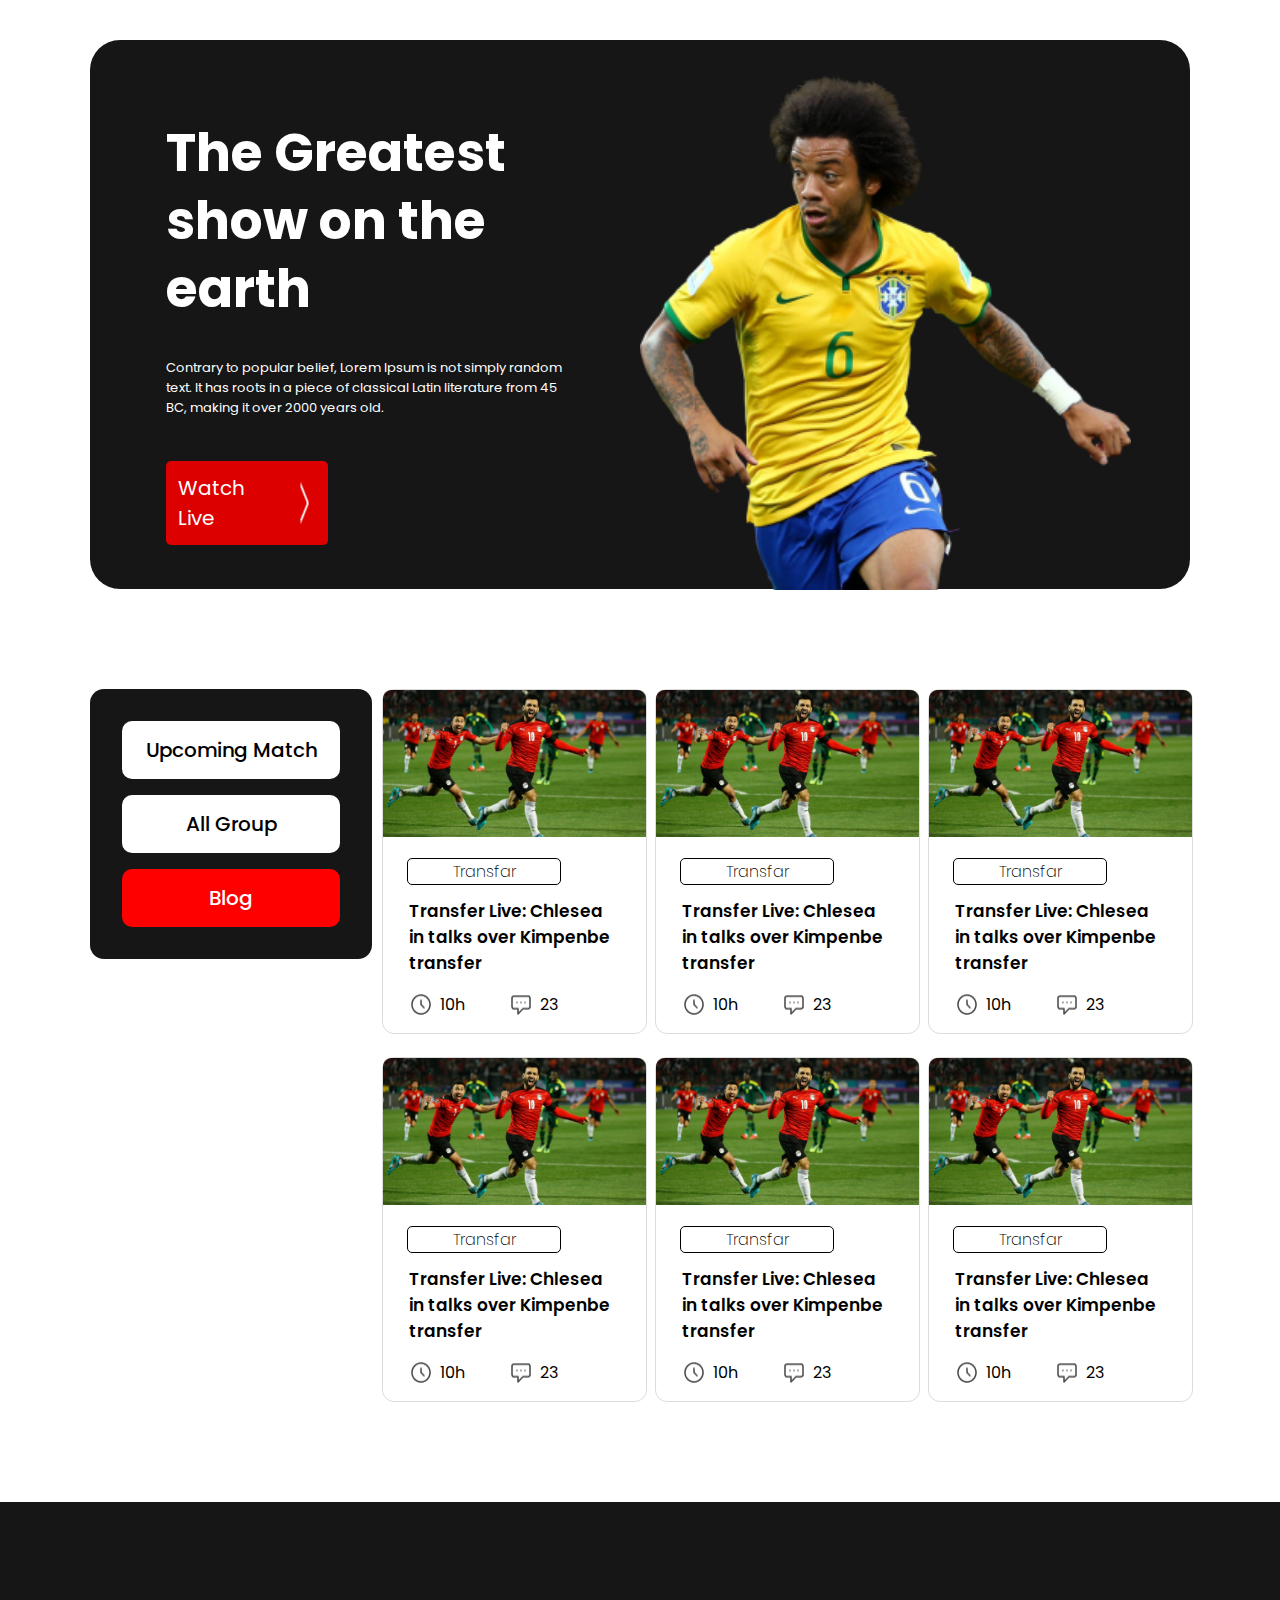
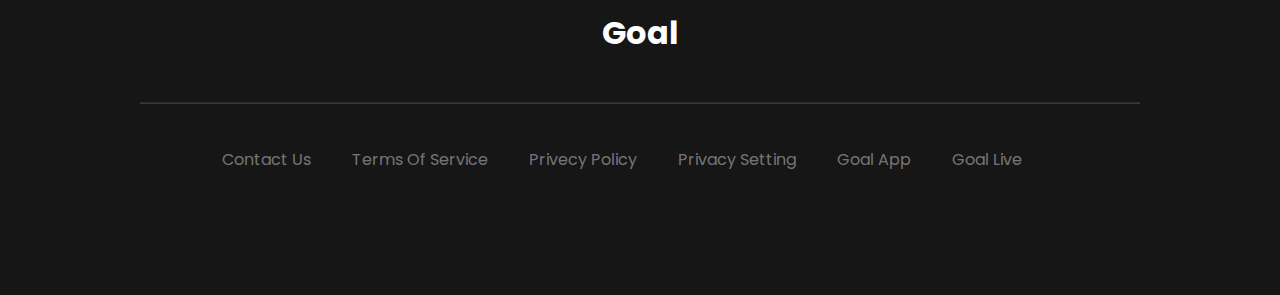
<file: index.html>
<!DOCTYPE html>
<html lang="en">
  <head>
    <meta charset="UTF-8" />
    <meta http-equiv="X-UA-Compatible" content="IE=edge" />
    <meta name="viewport" content="width=device-width" />
    <meta name="viewport" content="width=device-width, initial-scale=1.0" />
    <title>World-Cup-Blog</title>
    <!-- Font Awesome icon -->
    <link
      rel="stylesheet"
      href="https://cdnjs.cloudflare.com/ajax/libs/font-awesome/6.1.1/css/all.min.css"
      integrity="sha512-KfkfwYDsLkIlwQp6LFnl8zNdLGxu9YAA1QvwINks4PhcElQSvqcyVLLD9aMhXd13uQjoXtEKNosOWaZqXgel0g=="
      crossorigin="anonymous"
      referrerpolicy="no-referrer"
    />
    <link rel="stylesheet" href="style.css" />
  </head>
  <body>
    <main>
      <!-- Container Start -->
      <div class="container">
        <!-- Header Section Start -->
        <header>
          <div class="header-content">
            <h1>The Greatest show on the earth</h1>
            <p class="header-pragraph">
              Contrary to popular belief, Lorem Ipsum is not simply random text.
              It has roots in a piece of classical Latin literature from 45 BC,
              making it over 2000 years old.
            </p>
            <p
              class="header-content-hiddet-paragraph"
              title="It has roots in a piece of classical Latin literature from 45 BC,
            making it over 2000 years old."
            >
              Contrary to popular belief, is not simply random text....
            </p>
            <a href="#"
              >Watch Live
              <img class="watch-live-btn-icon" src="assets/Frame.png" alt=""
            /></a>
          </div>
          <div class="header-img">
            <img src="assets/Banner Image.png" alt="" />
          </div>
        </header>
        <!-- Header Section End -->

        <!-- Blog Card Section Start -->
        <section class="blog-all">
          <div class="mini">
            <div class="mini-box">
              <a id="up-match">Upcoming Match</a>
              <a href="" id="all-group">All Group</a>
              <a href="upcoming.html" target="_blank" id="blog-btn">Blog</a>
            </div>
          </div>
          <div class="cards">
            <div class="card">
              <img src="assets/Blog Image.png" class="blog-banner-img" alt="" />
              <h2>Transfar</h2>
              <h1>Transfer Live: Chlesea in talks over Kimpenbe transfer</h1>
              <p>
                <span><img src="assets/Time Icon.png" alt="" />10h</span>
                <span><img src="assets/Chat Icon.png" alt="" />23</span>
              </p>
            </div>

            <div class="card">
              <img src="assets/Blog Image.png" class="blog-banner-img" alt="" />
              <h2>Transfar</h2>
              <h1>Transfer Live: Chlesea in talks over Kimpenbe transfer</h1>
              <p>
                <span><img src="assets/Time Icon.png" alt="" />10h</span>
                <span><img src="assets/Chat Icon.png" alt="" />23</span>
              </p>
            </div>

            <div class="card">
              <img src="assets/Blog Image.png" class="blog-banner-img" alt="" />
              <h2>Transfar</h2>
              <h1>Transfer Live: Chlesea in talks over Kimpenbe transfer</h1>
              <p>
                <span><img src="assets/Time Icon.png" alt="" />10h</span>
                <span><img src="assets/Chat Icon.png" alt="" />23</span>
              </p>
            </div>

            <div class="card">
              <img src="assets/Blog Image.png" class="blog-banner-img" alt="" />
              <h2>Transfar</h2>
              <h1>Transfer Live: Chlesea in talks over Kimpenbe transfer</h1>
              <p>
                <span><img src="assets/Time Icon.png" alt="" />10h</span>
                <span><img src="assets/Chat Icon.png" alt="" />23</span>
              </p>
            </div>

            <div class="card">
              <img src="assets/Blog Image.png" class="blog-banner-img" alt="" />
              <h2>Transfar</h2>
              <h1>Transfer Live: Chlesea in talks over Kimpenbe transfer</h1>
              <p>
                <span><img src="assets/Time Icon.png" alt="" />10h</span>
                <span><img src="assets/Chat Icon.png" alt="" />23</span>
              </p>
            </div>

            <div class="card">
              <img
                src="assets/Blog Image.png"
                class="blog-banner-img"
                class="blog-banner-img"
                alt=""
              />
              <h2>Transfar</h2>
              <h1>Transfer Live: Chlesea in talks over Kimpenbe transfer</h1>
              <p>
                <span><img src="assets/Time Icon.png" alt="" />10h</span>
                <span><img src="assets/Chat Icon.png" alt="" />23</span>
              </p>
            </div>
          </div>
        </section>
        <div class="tablet-mode-btn">
          <a href="#">View All</a>
        </div>
        <!-- Blog Card Section End -->
      </div>
      <!-- Container End -->

      <!-- Footer section Start -->
      <footer>
        <div class="footer-title">
          <h1>Goal</h1>
        </div>
        <hr class="footer-horizontal-line" />
        <div class="footer-content">
          <a href="">Contact Us</a>
          <a href="">Terms Of Service</a>
          <a href="">Privecy Policy</a>
          <a href="">Privacy Setting</a>
          <a href="">Goal App</a>
          <a href="">Goal Live</a>
        </div>
        <div class="socila-icon">
          <a href="https://www.facebook.com/daud.ahmed.9275439/">
            <i class="fa-brands fa-facebook-f"></i
          ></a>
          <a href="https://www.instagram.com/xaman_dawud/">
            <i class="fa-brands fa-instagram"></i
          ></a>
          <a href="https://www.reddit.com/user/xaman_dawud"
            ><i class="fa-brands fa-reddit"></i
          ></a>
        </div>
      </footer>
      <!-- Footer section End -->
    </main>
  </body>
</html>
</file>
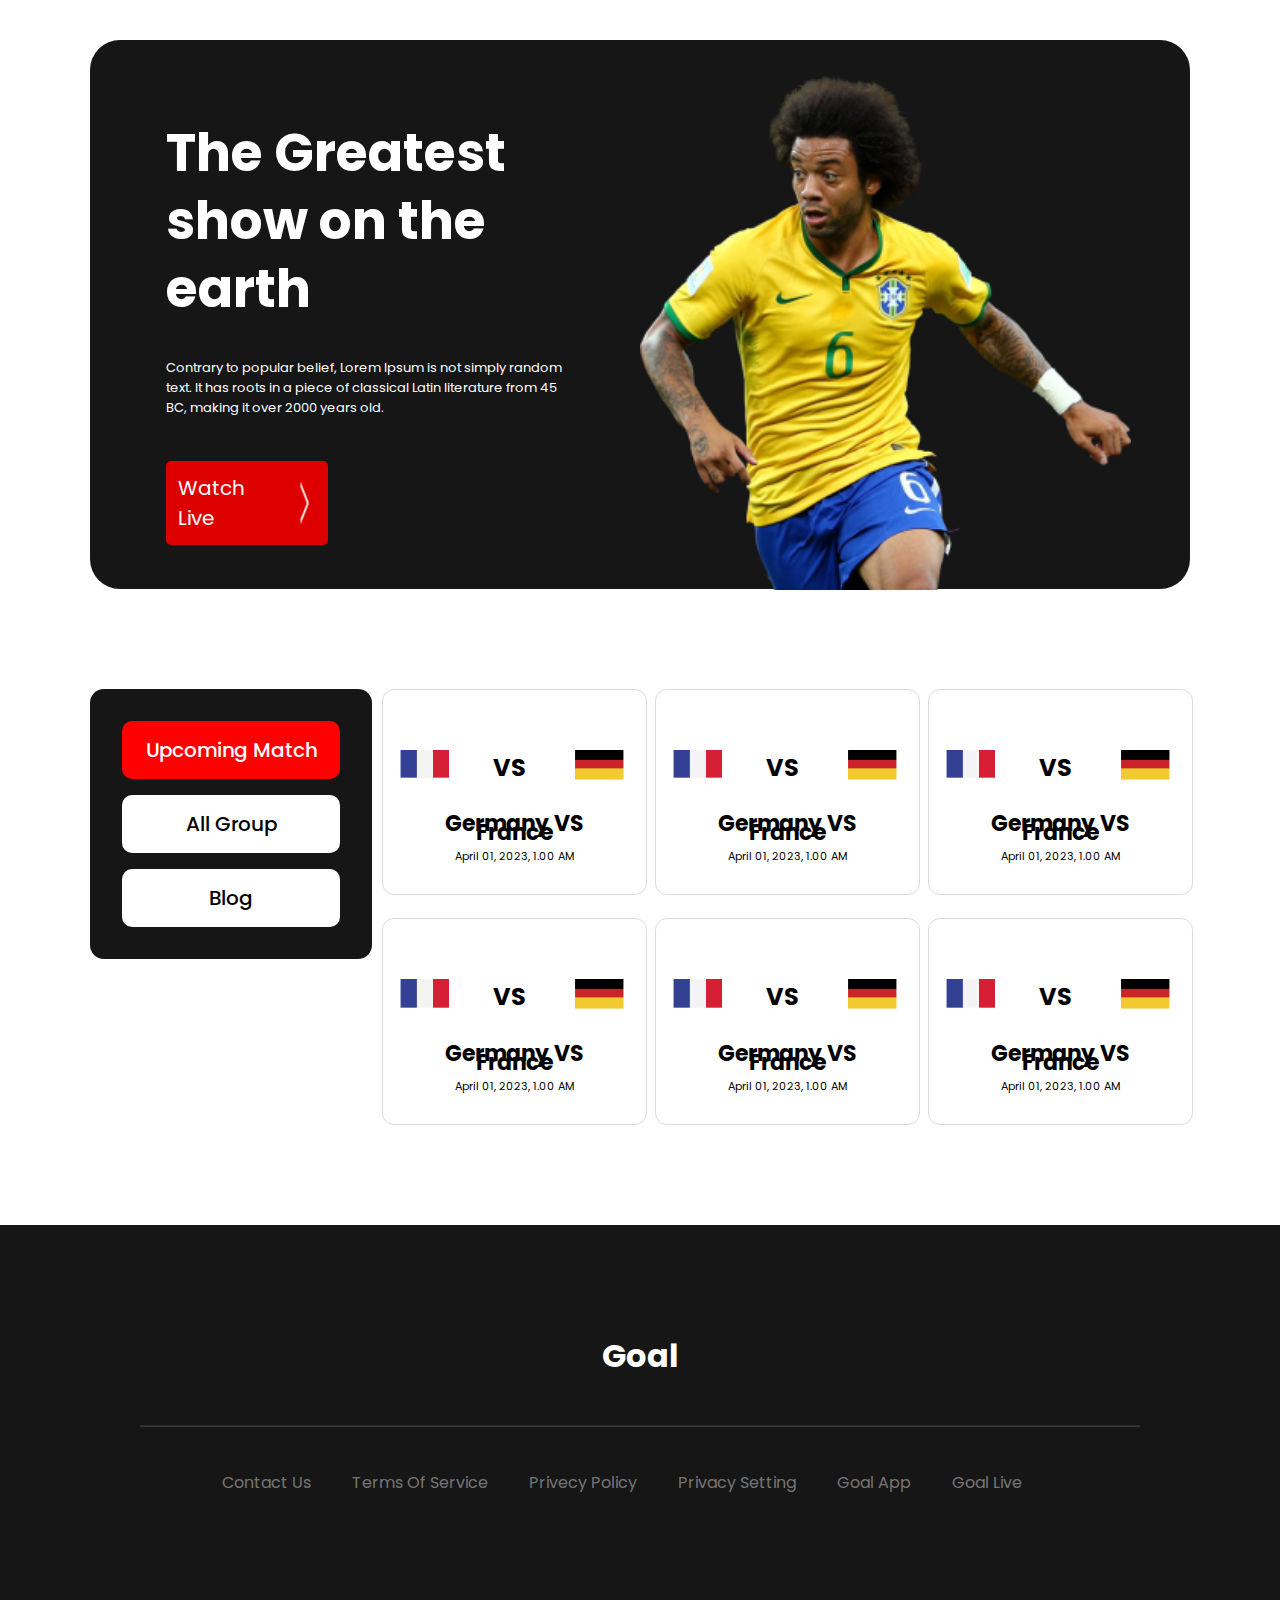
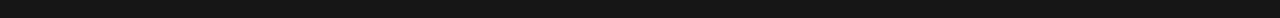
<file: upcoming.html>
<!DOCTYPE html>
<html lang="en">
  <head>
    <meta charset="UTF-8" />
    <meta http-equiv="X-UA-Compatible" content="IE=edge" />
    <meta name="viewport" content="width=device-width, initial-scale=1.0" />
    <title>World-Cup-Blog-/Upcoming-Match</title>
    <!-- Font Awesome icon -->
    <link
      rel="stylesheet"
      href="https://cdnjs.cloudflare.com/ajax/libs/font-awesome/6.1.1/css/all.min.css"
      integrity="sha512-KfkfwYDsLkIlwQp6LFnl8zNdLGxu9YAA1QvwINks4PhcElQSvqcyVLLD9aMhXd13uQjoXtEKNosOWaZqXgel0g=="
      crossorigin="anonymous"
      referrerpolicy="no-referrer"
    />
    <link rel="stylesheet" href="upcoming.css" />
  </head>
  <body>
    <main>
      <!-- Container Start -->
      <div class="container">
        <!-- Header Section Start -->
        <header>
          <div class="header-content">
            <h1>The Greatest show on the earth</h1>
            <p class="header-pragraph">
              Contrary to popular belief, Lorem Ipsum is not simply random text.
              It has roots in a piece of classical Latin literature from 45 BC,
              making it over 2000 years old.
            </p>
            <p
              class="header-content-hiddet-paragraph"
              title="It has roots in a piece of classical Latin literature from 45 BC,
            making it over 2000 years old."
            >
              Contrary to popular belief, Lorem Ipsum is not simply random
              text.....
            </p>
            <a href="#"
              >Watch Live
              <img class="watch-live-btn-icon" src="assets/Frame.png" alt=""
            /></a>
          </div>
          <div class="header-img">
            <img src="assets/Banner Image.png" alt="" />
          </div>
        </header>
        <!-- Header Section End -->

        <!-- Blog Card Section Start -->
        <section class="blog-all">
          <div class="mini">
            <div class="mini-box">
              <a href="" id="up-match">Upcoming Match</a>
              <a href="" id="all-group">All Group</a>
              <a href="index.html" target="_blank" id="blog-btn">Blog</a>
            </div>
          </div>
          <div class="cards">
            <div class="card">
              <div class="flag">
                <img src="assets/Flag.png" alt="" />
                <h2>VS</h2>
                <img src="assets/germany Flag.png" alt="" />
              </div>
              <div class="description">
                <h1>Germany VS France</h1>
                <p>April 01, 2023, 1.00 AM</p>
              </div>
            </div>

            <div class="card">
              <div class="flag">
                <img src="assets/Flag.png" alt="" />
                <h2>VS</h2>
                <img src="assets/germany Flag.png" alt="" />
              </div>
              <div class="description">
                <h1>Germany VS France</h1>
                <p>April 01, 2023, 1.00 AM</p>
              </div>
            </div>

            <div class="card">
              <div class="flag">
                <img src="assets/Flag.png" alt="" />
                <h2>VS</h2>
                <img src="assets/germany Flag.png" alt="" />
              </div>
              <div class="description">
                <h1>Germany VS France</h1>
                <p>April 01, 2023, 1.00 AM</p>
              </div>
            </div>

            <div class="card">
              <div class="flag">
                <img src="assets/Flag.png" alt="" />
                <h2>VS</h2>
                <img src="assets/germany Flag.png" alt="" />
              </div>
              <div class="description">
                <h1>Germany VS France</h1>
                <p>April 01, 2023, 1.00 AM</p>
              </div>
            </div>

            <div class="card">
              <div class="flag">
                <img src="assets/Flag.png" alt="" />
                <h2>VS</h2>
                <img src="assets/germany Flag.png" alt="" />
              </div>
              <div class="description">
                <h1>Germany VS France</h1>
                <p>April 01, 2023, 1.00 AM</p>
              </div>
            </div>

            <div class="card">
              <div class="flag">
                <img src="assets/Flag.png" alt="" />
                <h2>VS</h2>
                <img src="assets/germany Flag.png" alt="" />
              </div>
              <div class="description">
                <h1>Germany VS France</h1>
                <p>April 01, 2023, 1.00 AM</p>
              </div>
            </div>
          </div>
        </section>
        <!-- Blog Card Section End -->
      </div>
      <!-- Container End -->

      <!-- Footer section Start -->
      <footer>
        <div class="footer-title">
          <h1>Goal</h1>
        </div>
        <hr class="footer-horizontal-line" />
        <div class="footer-content">
          <a href="">Contact Us</a>
          <a href="">Terms Of Service</a>
          <a href="">Privecy Policy</a>
          <a href="">Privacy Setting</a>
          <a href="">Goal App</a>
          <a href="">Goal Live</a>
        </div>
        <div class="socila-icon">
          <a href="https://www.facebook.com/daud.ahmed.9275439/">
            <i class="fa-brands fa-facebook-f"></i
          ></a>
          <a href="https://www.instagram.com/xaman_dawud/">
            <i class="fa-brands fa-instagram"></i
          ></a>
          <a href="https://www.reddit.com/user/xaman_dawud"
            ><i class="fa-brands fa-reddit"></i
          ></a>
        </div>
      </footer>
      <!-- Footer section End -->
    </main>
  </body>
</html>
</file>
<file: style.css>
@import url("https://fonts.googleapis.com/css2?family=Poppins:wght@400;500;600;700&display=swap");
body {
  margin: 0px;
  padding: 0px;
  font-family: Poppins, sans-serif;
}

.container {
  width: 1100px;
  margin: 0px auto;
}
header {
  background-color: rgb(22, 22, 22);
  display: grid;
  grid-template-columns: repeat(2, 1fr);
  justify-content: center;
  align-items: center;
  border-radius: 30px;
  margin-top: 40px;
}
.header-content {
  color: white;
  padding: 0px 76px;
}
.header-content h1 {
  font-size: 52px;
  font-weight: 700;
  line-height: 68px;
}
.header-content p {
  font-size: 13px;
  font-weight: 400;
  margin-bottom: 43px;
}
.header-content-hiddet-paragraph {
  display: none;
}
.header-content a,
.tablet-mode-btn {
  width: 138px;
  padding: 12px;
  background-color: rgb(221, 0, 0);
  color: white;
  text-decoration: none;
  font-size: 20px;
  border-radius: 5px;
  display: flex;
}

.watch-live-btn-icon {
  margin-left: 6px;
}
.header-img {
  padding: 33px 59px 0px 0px;
  margin-bottom: -8px;
}
.header-img img {
  width: 100%;
  transition: all 1s ease 0s;
}
.header-img img:hover {
  transform: skewX(19deg);
}
section.blog-all {
  display: grid;
  grid-template-columns: repeat(2, 1fr);
  margin-top: 100px;
  margin-bottom: 100px;
}
.mini-box {
  width: 250px;
  background: #161616;
  padding: 16px;
  border-radius: 14px;
}

.mini-box a {
  text-decoration: none;
  display: block;
  text-align: center;
  color: black;
  padding: 14px;
  /* border: 1px solid; */
  background: white;
  margin: 16px;
  border-radius: 10px;
  font-size: 20px;
  font-weight: 500;
}

#blog-btn {
  background-color: red;
  color: white;
  transition: all 1s ease 0s;
}
#blog-btn:hover {
  background-color: white;
  color: black;
}
.cards {
  display: grid;
  grid-template-columns: repeat(3, 1fr);
  width: 808px;
  gap: 23px 8px;
}
.card {
  width: 263px;
  border: 1px solid rgba(0, 0, 0, 0.14);
  border-radius: 12px;
}
.blog-banner-img {
  width: 100%;
}
.card h2 {
  font-size: 16px;
  border: 1px solid;
  width: 100px;
  text-align: center;
  border-radius: 5px;
  margin-left: 24px;
  font-weight: 200;
}
.card h1 {
  font-size: 17px;
  font-weight: 600;
}
.card p {
  display: flex;
  align-items: center;
  align-content: center;
}
.card p span {
  display: flex;
  margin-right: 44px;
}
.card p span img {
  margin-right: 7px;
}
.card h1,
.card p,
.card h2 {
  padding: 0px 26px;
}

/* Tablet Mode Button */
.tablet-mode-btn {
  display: none;
}
footer {
  text-align: center;
  background: rgb(22, 22, 22);
  padding-top: 86px;
}
footer h1 {
  color: white;
  margin-bottom: 45px;
}
hr.footer-horizontal-line {
  width: 78%;
  border-color: rgba(255, 255, 255, 0.15);
}
.footer-content {
  padding-top: 35px;
  padding-bottom: 18px;
}
.footer-content a {
  text-decoration: none;
  color: rgba(255, 255, 255, 0.42);
  font-size: 16px;
  margin-right: 37px;
}

/*-----------------------
 Styles For Socila Media Icon
---------------------- */
.socila-icon {
  padding-bottom: 41px;
  padding-top: 26px;
}

.socila-icon i {
  width: 33px;
  font-size: 25px;
  color: #ffffff8a;
  margin-right: 11px;
}

.socila-icon i:hover {
  color: red;
  cursor: pointer;
}

/* Start Responsive for Mobile Device */
@media only screen and (max-width: 688px) {
  .container {
    width: 90%;
    margin: 0px auto;
  }
  header {
    grid-template-columns: repeat(1, 1fr);
  }
  .header-content p {
    font-size: 17px;
    color: rgba(255, 255, 255, 0.52);
  }
  .header-content h1 {
    font-size: 26px;
    line-height: 28px;
    text-align: center;
  }
  .header-pragraph {
    display: none;
  }
  .header-content-hiddet-paragraph {
    display: block;
    text-align: center;
  }
  .header-content a {
    margin: -24px auto 0px;
    padding: 7px 22px;
  }
  .header-img {
    margin-left: 88px;
    padding: 29px 34px 0px 0px;
  }

  section.blog-all {
    grid-template-columns: repeat(1, 1fr);
    margin-left: 15%;
    margin-top: 6px;
    margin-bottom: 20px;
  }
  .mini-box {
    background: none;
  }
  .mini-box a {
    border: 1px solid rgba(0, 0, 0, 0.19);
  }
  #up-match {
    width: 253px;
    margin-left: -19px;
  }

  .cards {
    grid-template-columns: repeat(1, 1fr);
    width: 100%;
    margin-left: -48px;
    /* margin: 0 auto; */
  }
  .card {
    width: 350px;
  }
  .footer-content {
    display: flex;
    flex-direction: column;
    row-gap: 37px;
    margin-left: 58px;
  }
}

/* End Responsive for Mobile Device */

/* Start Responsive for Tablet Device */
@media only screen and (min-width: 688px) and (max-width: 992px) {
  main {
    /* background-color: red; */
    overflow: hidden;
  }
  .container {
    width: 95%;
    margin: 0px auto;
    margin-left: 17px;
  }

  header {
    background-color: rgb(22, 22, 22);
    display: grid;
    grid-template-columns: repeat(2, 1fr);
    justify-content: center;
    align-items: center;
    border-radius: 30px;
  }
  .header-content {
    color: white;
    padding: 0px 76px;
  }
  .header-content h1 {
    font-size: 31px;
    font-weight: 700;
    line-height: 34px;
  }
  .header-content p {
    font-size: 13px;
    font-weight: 400;
    margin-bottom: 43px;
  }
  .header-pragraph {
    display: none;
  }
  .header-content-hiddet-paragraph {
    display: block;
  }

  .header-content a {
    width: 138px;
    padding: 12px;
    background-color: rgb(221, 0, 0);
    color: white;
    text-decoration: none;
    font-size: 20px;
    border-radius: 5px;
    display: flex;
  }

  .header-img {
    padding: 33px 59px 0px 0px;
    margin-bottom: -8px;
  }
  .header-img img {
    width: 100%;
    transition: all 1s ease 0s;
  }
  section.blog-all {
    grid-template-columns: repeat(1, 1fr);
    margin-left: 15%;
    margin-top: 6px;
    margin-bottom: 20px;
  }
  .mini-box {
    background: none;
    display: grid;
    grid-template-columns: repeat(3, 1fr);
  }
  .mini-box a {
    border: 1px solid rgba(0, 0, 0, 0.19);
    width: 111px;
    font-size: 18px;
  }
  #up-match {
    width: 170px;
    margin-left: -35px;
  }

  .cards {
    grid-template-columns: repeat(2, 1fr);
    width: 100%;
    margin-left: -109px;
  }
  .card {
    width: 361px;
  }

  .footer-content {
    display: flex;
    justify-content: center;
    align-items: center;
  }

  .tablet-mode-btn {
    display: block;
    margin: 0 auto;
    margin-top: 42px !important;
    margin-bottom: 42px;
  }
  .tablet-mode-btn a {
    text-decoration: none;
    color: white;
    margin-left: 26px;
  }

  /* End Responsive for Tablet Device */
}
</file>
<file: upcoming.css>
/* Google Fonts Import link */
@import url("https://fonts.googleapis.com/css2?family=Poppins:wght@400;500;600;700&display=swap");
body {
  margin: 0px;
  padding: 0px;
  font-family: Poppins, sans-serif;
}
.container {
  width: 1100px;
  margin: 0px auto;
}
header {
  background-color: rgb(22, 22, 22);
  display: grid;
  grid-template-columns: repeat(2, 1fr);
  justify-content: center;
  align-items: center;
  border-radius: 30px;
  margin-top: 40px;
}
.header-content {
  color: white;
  padding: 0px 76px;
}
.header-content h1 {
  font-size: 52px;
  font-weight: 700;
  line-height: 68px;
}
.header-content p {
  font-size: 13px;
  font-weight: 400;
  margin-bottom: 43px;
}
.header-content-hiddet-paragraph {
  display: none;
}
.header-content a {
  width: 138px;
  padding: 12px 12px;
  background-color: rgb(221, 0, 0);
  color: white;
  text-decoration: none;
  font-size: 20px;
  border-radius: 5px;
  display: flex;
}
.watch-live-btn-icon {
  margin-left: 6px;
}
.header-img {
  padding: 33px 59px 0px 0px;
  margin-bottom: -8px;
}
.header-img img {
  width: 100%;
  transition: 1s;
}
.header-img img:hover {
  transform: skewX(19deg);
}

/* -----------------------------
        Blog Section Style
-------------------------------------- */

section.blog-all {
  display: grid;
  grid-template-columns: repeat(2, 1fr);
  margin-top: 100px;
  margin-bottom: 100px;
}

.mini-box {
  width: 250px;
  background: #161616;
  padding: 16px;
  border-radius: 14px;
}

.mini-box a {
  text-decoration: none;
  display: block;
  text-align: center;
  color: black;
  padding: 14px;
  /* border: 1px solid; */
  background: white;
  margin: 16px;
  border-radius: 10px;
  font-size: 20px;
  font-weight: 500;
}

#up-match {
  background-color: red;
  color: white;
}
#blog-btn:hover {
  background-color: red;
  color: white;
}

.cards {
  display: grid;
  grid-template-columns: repeat(3, 1fr);
  width: 808px;
  grid-column-gap: 8px;
  grid-row-gap: 23px;
}
.card {
  width: 263px;
  border: 1px solid #00000024;
  border-radius: 12px;
}

.blog-banner-img {
  width: 100%;
}

.flag {
  display: grid;
  grid-template-columns: repeat(3, 1fr);
}

.flag img,
.flag h2 {
  margin-top: 60px;
  width: 49px;
  text-align: center;
  margin-left: 17px;
}

.flag h2 {
  width: 43px;
}

.description {
  width: 168px;
  margin: 0 auto;
  font-size: 11px;
  text-align: center;
  line-height: 9px;
  margin-bottom: 33px;
}

/* ----------------------
        footer Style 
--------------------------------*/

footer {
  text-align: center;
  background: #161616;
  padding-top: 86px;
}

footer {
  text-align: center;
  background: rgb(22, 22, 22);
  padding-top: 86px;
}
footer h1 {
  color: white;
  margin-bottom: 45px;
}
hr.footer-horizontal-line {
  width: 78%;
  border-color: rgba(255, 255, 255, 0.15);
}
.footer-content {
  padding-top: 35px;
  padding-bottom: 18px;
}
.footer-content a {
  text-decoration: none;
  color: rgba(255, 255, 255, 0.42);
  font-size: 16px;
  margin-right: 37px;
}

/*-----------------------
 Styles For Socila Media Icon
---------------------- */
.socila-icon {
  padding-bottom: 41px;
  padding-top: 26px;
}

.socila-icon i {
  width: 33px;
  font-size: 25px;
  color: #ffffff8a;
  margin-right: 11px;
}

.socila-icon i:hover {
  color: red;
  cursor: pointer;
}

/* Start Responsive for Mobile Device */
@media only screen and (max-width: 688px) {
  .container {
    width: 90%;
    margin: 0px auto;
  }
  header {
    grid-template-columns: repeat(1, 1fr);
  }
  .header-content p {
    font-size: 17px;
    color: rgba(255, 255, 255, 0.52);
  }
  .header-content h1 {
    font-size: 26px;
    line-height: 28px;
    text-align: center;
  }
  .header-pragraph {
    display: none;
  }
  .header-content-hiddet-paragraph {
    display: block;
    text-align: center;
  }
  .header-content a {
    margin: -24px auto 0px;
    padding: 7px 22px;
  }
  .header-img {
    margin-left: 88px;
    padding: 29px 34px 0px 0px;
  }

  section.blog-all {
    grid-template-columns: repeat(1, 1fr);
    margin-left: 15%;
    margin-top: 6px;
    margin-bottom: 20px;
  }
  .mini-box {
    background: none;
  }
  .mini-box a {
    border: 1px solid rgba(0, 0, 0, 0.19);
  }
  #up-match {
    width: 253px;
    margin-left: -19px;
  }

  .cards {
    grid-template-columns: repeat(1, 1fr);
    width: 100%;
    margin-left: -48px;
    /* margin: 0 auto; */
  }
  .card {
    width: 350px;
  }
  .footer-content {
    display: flex;
    flex-direction: column;
    row-gap: 37px;
    margin-left: 58px;
  }
}

/* End Responsive for Mobile Device */

/* Start Responsive for Tablet Device */
@media only screen and (min-width: 688px) and (max-width: 992px) {
  main {
    /* background-color: red; */
    overflow: hidden;
  }
  .container {
    width: 95%;
    margin: 0px auto;
    margin-left: 17px;
  }

  header {
    background-color: rgb(22, 22, 22);
    display: grid;
    grid-template-columns: repeat(2, 1fr);
    justify-content: center;
    align-items: center;
    border-radius: 30px;
  }
  .header-content {
    color: white;
    padding: 0px 76px;
  }
  .header-content h1 {
    font-size: 31px;
    font-weight: 700;
    line-height: 34px;
  }
  .header-content p {
    font-size: 13px;
    font-weight: 400;
    margin-bottom: 43px;
  }
  .header-pragraph {
    display: none;
  }
  .header-content-hiddet-paragraph {
    display: block;
  }

  .header-content a {
    width: 138px;
    padding: 12px;
    background-color: rgb(221, 0, 0);
    color: white;
    text-decoration: none;
    font-size: 20px;
    border-radius: 5px;
    display: flex;
  }

  .header-img {
    padding: 33px 59px 0px 0px;
    margin-bottom: -8px;
  }
  .header-img img {
    width: 100%;
    transition: all 1s ease 0s;
  }
  section.blog-all {
    grid-template-columns: repeat(1, 1fr);
    margin-left: 15%;
    margin-top: 6px;
    margin-bottom: 20px;
  }
  .mini-box {
    background: none;
    display: grid;
    grid-template-columns: repeat(3, 1fr);
  }
  .mini-box a {
    border: 1px solid rgba(0, 0, 0, 0.19);
    width: 111px;
    font-size: 18px;
  }
  #up-match {
    width: 170px;
    margin-left: -35px;
  }

  .cards {
    grid-template-columns: repeat(2, 1fr);
    width: 100%;
    margin-left: -109px;
  }
  .card {
    width: 352px;
  }

  .footer-content {
    display: flex;
    justify-content: center;
    align-items: center;
  }

  .tablet-mode-btn {
    display: block;
    margin: 0 auto;
    margin-top: 42px !important;
    margin-bottom: 42px;
  }
  .tablet-mode-btn a {
    text-decoration: none;
    color: white;
    margin-left: 26px;
  }

  /* End Responsive for Tablet Device */
}
</file>
